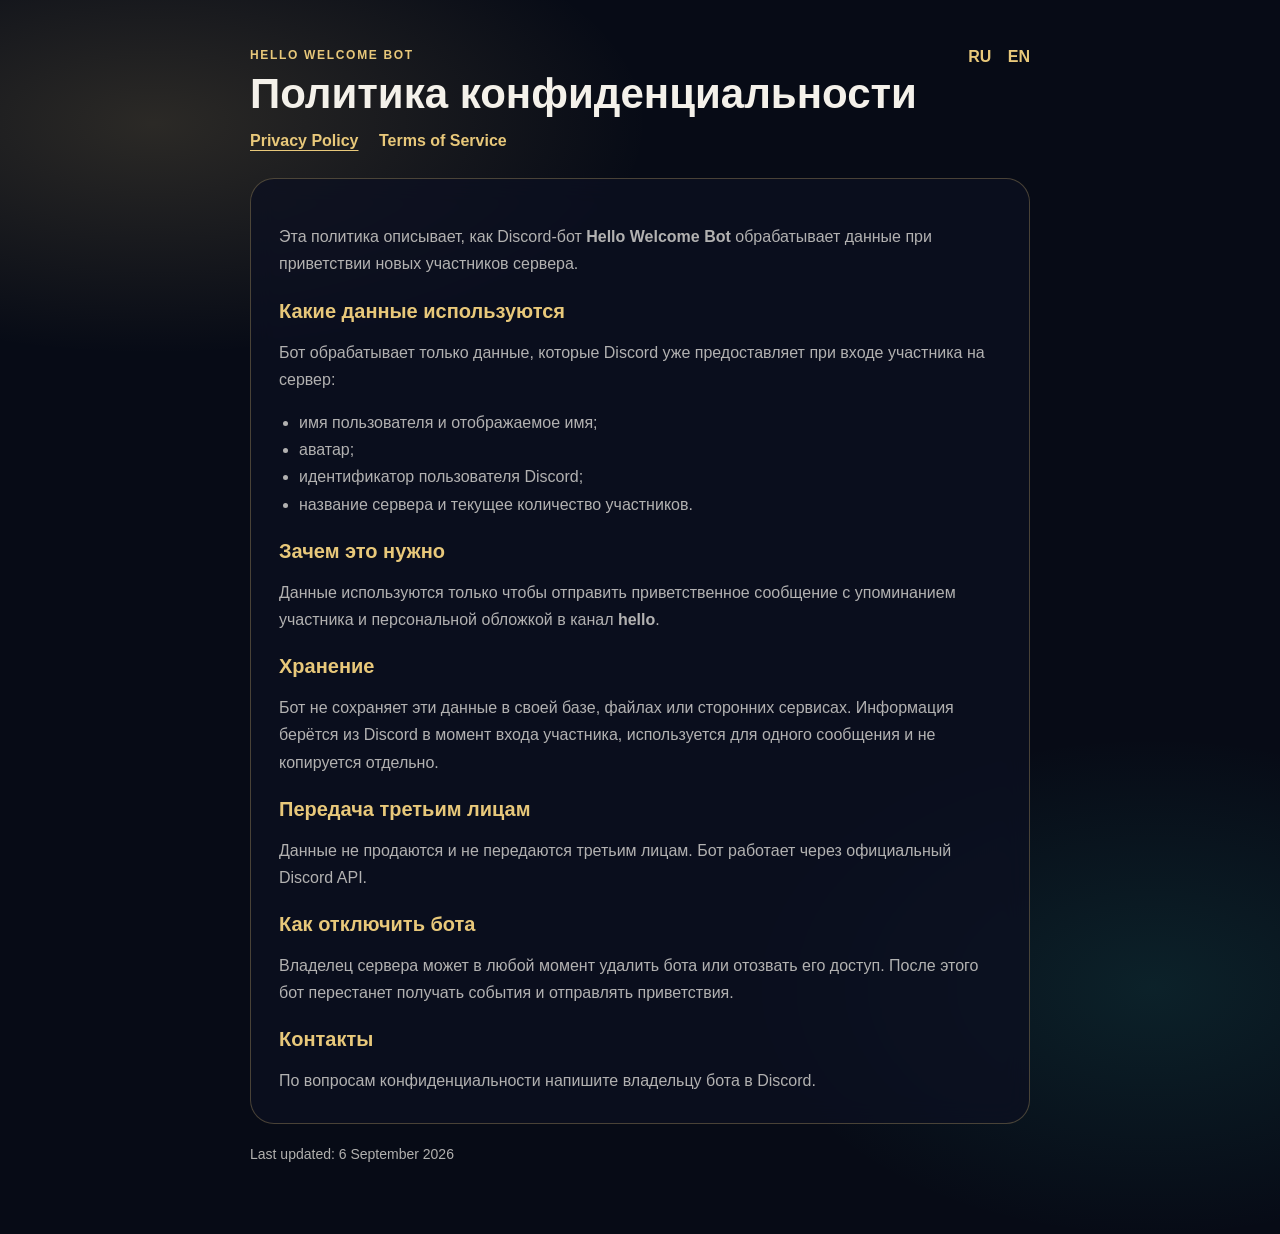
<file: index.html>
<!DOCTYPE html>
<html lang="ru">
<head>
  <meta charset="UTF-8" />
  <meta name="viewport" content="width=device-width, initial-scale=1" />
  <title>Privacy Policy — Hello Welcome Bot</title>
  <meta name="description" content="Privacy Policy for the Hello Welcome Discord bot." />
  <link rel="stylesheet" href="styles.css" />
</head>
<body>
  <div class="wrap">
    <header>
      <div>
        <div class="badge">Hello Welcome Bot</div>
        <h1>Политика конфиденциальности</h1>
        <nav class="site-nav">
          <a class="active" href="index.html">Privacy Policy</a>
          <a href="terms.html">Terms of Service</a>
        </nav>
      </div>
      <nav class="langs">
        <a href="#ru" onclick="show('ru')">RU</a>
        <a href="#en" onclick="show('en')">EN</a>
      </nav>
    </header>

    <main class="card">
      <section id="ru" class="lang active">
        <p>Эта политика описывает, как Discord-бот <strong>Hello Welcome Bot</strong> обрабатывает данные при приветствии новых участников сервера.</p>

        <h2>Какие данные используются</h2>
        <p>Бот обрабатывает только данные, которые Discord уже предоставляет при входе участника на сервер:</p>
        <ul>
          <li>имя пользователя и отображаемое имя;</li>
          <li>аватар;</li>
          <li>идентификатор пользователя Discord;</li>
          <li>название сервера и текущее количество участников.</li>
        </ul>

        <h2>Зачем это нужно</h2>
        <p>Данные используются только чтобы отправить приветственное сообщение с упоминанием участника и персональной обложкой в канал <strong>hello</strong>.</p>

        <h2>Хранение</h2>
        <p>Бот не сохраняет эти данные в своей базе, файлах или сторонних сервисах. Информация берётся из Discord в момент входа участника, используется для одного сообщения и не копируется отдельно.</p>

        <h2>Передача третьим лицам</h2>
        <p>Данные не продаются и не передаются третьим лицам. Бот работает через официальный Discord API.</p>

        <h2>Как отключить бота</h2>
        <p>Владелец сервера может в любой момент удалить бота или отозвать его доступ. После этого бот перестанет получать события и отправлять приветствия.</p>

        <h2>Контакты</h2>
        <p>По вопросам конфиденциальности напишите владельцу бота в Discord.</p>
      </section>

      <section id="en" class="lang">
        <p>This policy explains how the Discord bot <strong>Hello Welcome Bot</strong> handles data when greeting new server members.</p>

        <h2>What data is used</h2>
        <p>The bot only processes data Discord already provides when a member joins:</p>
        <ul>
          <li>username and display name;</li>
          <li>avatar;</li>
          <li>Discord user ID;</li>
          <li>server name and current member count.</li>
        </ul>

        <h2>Why we use it</h2>
        <p>This data is used only to send a welcome message that mentions the new member and shows a personalized cover image in the <strong>hello</strong> channel.</p>

        <h2>Storage</h2>
        <p>The bot does not store this data in a database, files, or third-party services. It is read from Discord at join time, used for one message, and not copied elsewhere.</p>

        <h2>Third parties</h2>
        <p>We do not sell or share this data with third parties. The bot operates through the official Discord API.</p>

        <h2>How to disable the bot</h2>
        <p>A server owner can remove the bot or revoke access at any time. After that, it will stop receiving events and sending welcome messages.</p>

        <h2>Contact</h2>
        <p>For privacy questions, contact the bot owner on Discord.</p>
      </section>
    </main>

    <footer>Last updated: 6 September 2026</footer>
  </div>

  <script>
    function show(lang) {
      document.querySelectorAll(".lang").forEach((el) => el.classList.remove("active"));
      document.getElementById(lang).classList.add("active");
      document.documentElement.lang = lang;
      document.querySelector("h1").textContent =
        lang === "en" ? "Privacy Policy" : "Политика конфиденциальности";
    }

    if (location.hash === "#en") show("en");
  </script>
</body>
</html>
</file>
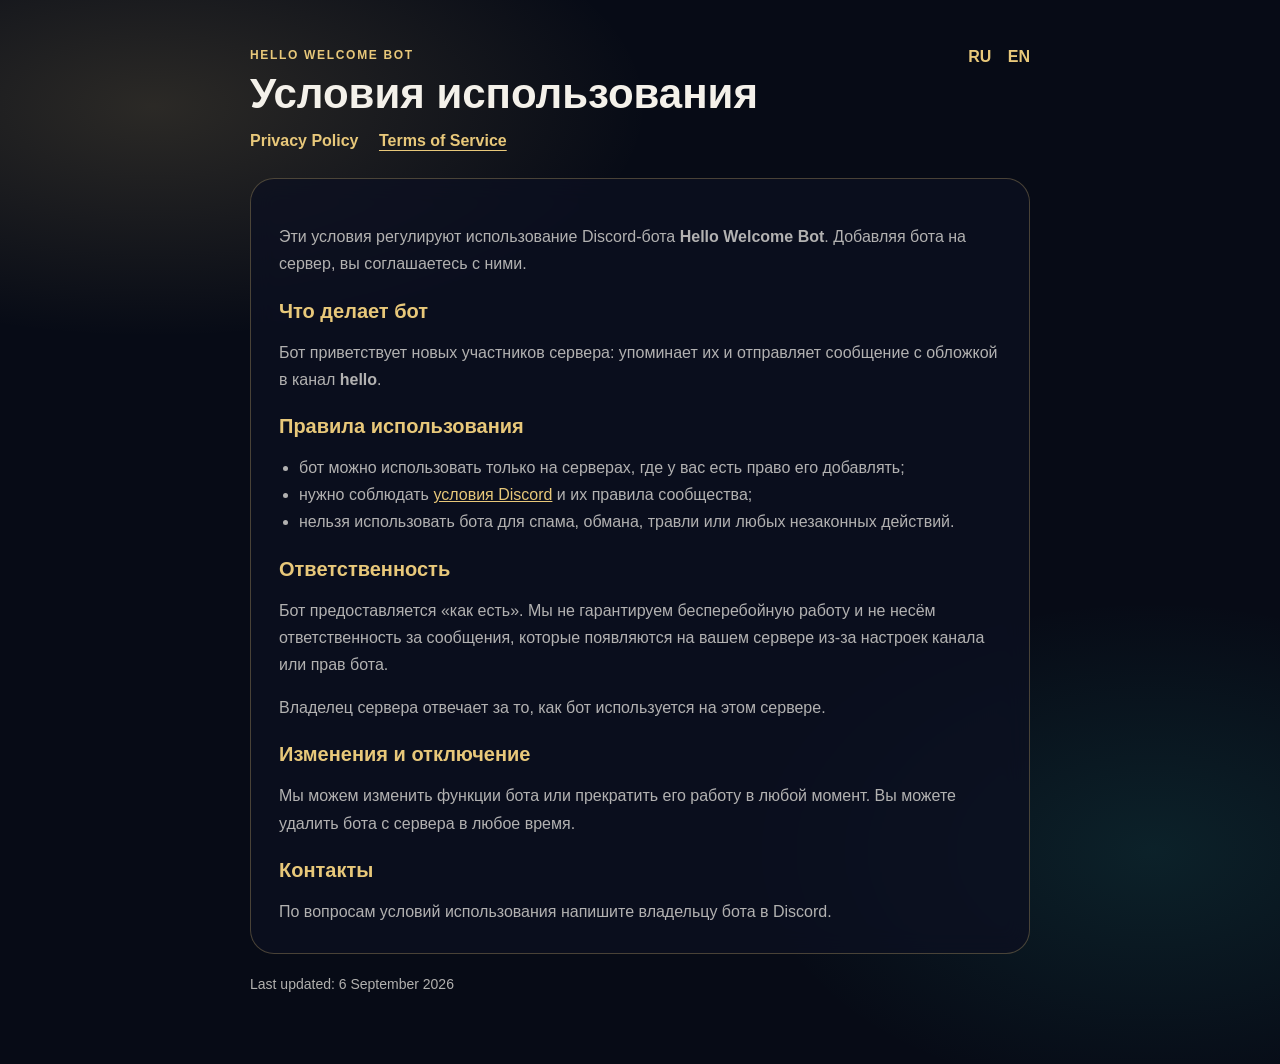
<file: terms.html>
<!DOCTYPE html>
<html lang="ru">
<head>
  <meta charset="UTF-8" />
  <meta name="viewport" content="width=device-width, initial-scale=1" />
  <title>Terms of Service — Hello Welcome Bot</title>
  <meta name="description" content="Terms of Service for the Hello Welcome Discord bot." />
  <link rel="stylesheet" href="styles.css" />
</head>
<body>
  <div class="wrap">
    <header>
      <div>
        <div class="badge">Hello Welcome Bot</div>
        <h1>Условия использования</h1>
        <nav class="site-nav">
          <a href="index.html">Privacy Policy</a>
          <a class="active" href="terms.html">Terms of Service</a>
        </nav>
      </div>
      <nav class="langs">
        <a href="#ru" onclick="show('ru')">RU</a>
        <a href="#en" onclick="show('en')">EN</a>
      </nav>
    </header>

    <main class="card">
      <section id="ru" class="lang active">
        <p>Эти условия регулируют использование Discord-бота <strong>Hello Welcome Bot</strong>. Добавляя бота на сервер, вы соглашаетесь с ними.</p>

        <h2>Что делает бот</h2>
        <p>Бот приветствует новых участников сервера: упоминает их и отправляет сообщение с обложкой в канал <strong>hello</strong>.</p>

        <h2>Правила использования</h2>
        <ul>
          <li>бот можно использовать только на серверах, где у вас есть право его добавлять;</li>
          <li>нужно соблюдать <a href="https://discord.com/terms">условия Discord</a> и их правила сообщества;</li>
          <li>нельзя использовать бота для спама, обмана, травли или любых незаконных действий.</li>
        </ul>

        <h2>Ответственность</h2>
        <p>Бот предоставляется «как есть». Мы не гарантируем бесперебойную работу и не несём ответственность за сообщения, которые появляются на вашем сервере из-за настроек канала или прав бота.</p>
        <p>Владелец сервера отвечает за то, как бот используется на этом сервере.</p>

        <h2>Изменения и отключение</h2>
        <p>Мы можем изменить функции бота или прекратить его работу в любой момент. Вы можете удалить бота с сервера в любое время.</p>

        <h2>Контакты</h2>
        <p>По вопросам условий использования напишите владельцу бота в Discord.</p>
      </section>

      <section id="en" class="lang">
        <p>These terms govern the use of the Discord bot <strong>Hello Welcome Bot</strong>. By adding the bot to a server, you agree to them.</p>

        <h2>What the bot does</h2>
        <p>The bot greets new server members: it mentions them and sends a cover image message in the <strong>hello</strong> channel.</p>

        <h2>Acceptable use</h2>
        <ul>
          <li>you may use the bot only on servers where you have permission to add it;</li>
          <li>you must follow the <a href="https://discord.com/terms">Discord Terms of Service</a> and Community Guidelines;</li>
          <li>you may not use the bot for spam, abuse, harassment, or any illegal activity.</li>
        </ul>

        <h2>Liability</h2>
        <p>The bot is provided “as is”. We do not guarantee uninterrupted service and are not responsible for messages that appear on your server because of channel settings or bot permissions.</p>
        <p>The server owner is responsible for how the bot is used on that server.</p>

        <h2>Changes and removal</h2>
        <p>We may change the bot’s features or stop providing it at any time. You may remove the bot from a server at any time.</p>

        <h2>Contact</h2>
        <p>For questions about these terms, contact the bot owner on Discord.</p>
      </section>
    </main>

    <footer>Last updated: 6 September 2026</footer>
  </div>

  <script>
    function show(lang) {
      document.querySelectorAll(".lang").forEach((el) => el.classList.remove("active"));
      document.getElementById(lang).classList.add("active");
      document.documentElement.lang = lang;
      document.querySelector("h1").textContent =
        lang === "en" ? "Terms of Service" : "Условия использования";
    }

    if (location.hash === "#en") show("en");
  </script>
</body>
</html>
</file>
<file: styles.css>
:root {
  --bg: #070b16;
  --card: rgba(12, 16, 32, 0.78);
  --gold: #e8c87a;
  --text: #f4f1ea;
  --muted: rgba(244, 241, 234, 0.72);
  --line: rgba(232, 200, 122, 0.28);
}

* { box-sizing: border-box; }

body {
  margin: 0;
  min-height: 100vh;
  font-family: "Segoe UI", Arial, sans-serif;
  color: var(--text);
  background:
    radial-gradient(900px 420px at 12% 10%, rgba(232, 200, 122, 0.16), transparent 55%),
    radial-gradient(800px 500px at 90% 80%, rgba(46, 196, 182, 0.12), transparent 50%),
    var(--bg);
}

.wrap {
  max-width: 820px;
  margin: 0 auto;
  padding: 48px 20px 72px;
}

header {
  display: flex;
  justify-content: space-between;
  align-items: flex-start;
  gap: 16px;
  margin-bottom: 28px;
}

.badge {
  color: var(--gold);
  letter-spacing: 0.14em;
  font-size: 12px;
  font-weight: 700;
  text-transform: uppercase;
}

h1 {
  margin: 8px 0 0;
  font-size: clamp(28px, 5vw, 42px);
  line-height: 1.15;
}

.site-nav {
  margin-top: 14px;
}

.site-nav a,
.langs a {
  color: var(--gold);
  text-decoration: none;
  font-weight: 600;
}

.site-nav a {
  margin-right: 16px;
}

.site-nav a.active {
  text-decoration: underline;
  text-underline-offset: 4px;
}

.langs a {
  margin-left: 12px;
}

.card {
  background: var(--card);
  border: 1px solid var(--line);
  border-radius: 24px;
  padding: 28px 28px 12px;
  backdrop-filter: blur(12px);
}

h2 {
  margin: 22px 0 10px;
  font-size: 20px;
  color: var(--gold);
}

p, li {
  color: var(--muted);
  line-height: 1.7;
}

.card a {
  color: var(--gold);
}

ul { padding-left: 20px; }

footer {
  margin-top: 22px;
  color: var(--muted);
  font-size: 14px;
}

.lang { display: none; }
.lang.active { display: block; }
</file>
